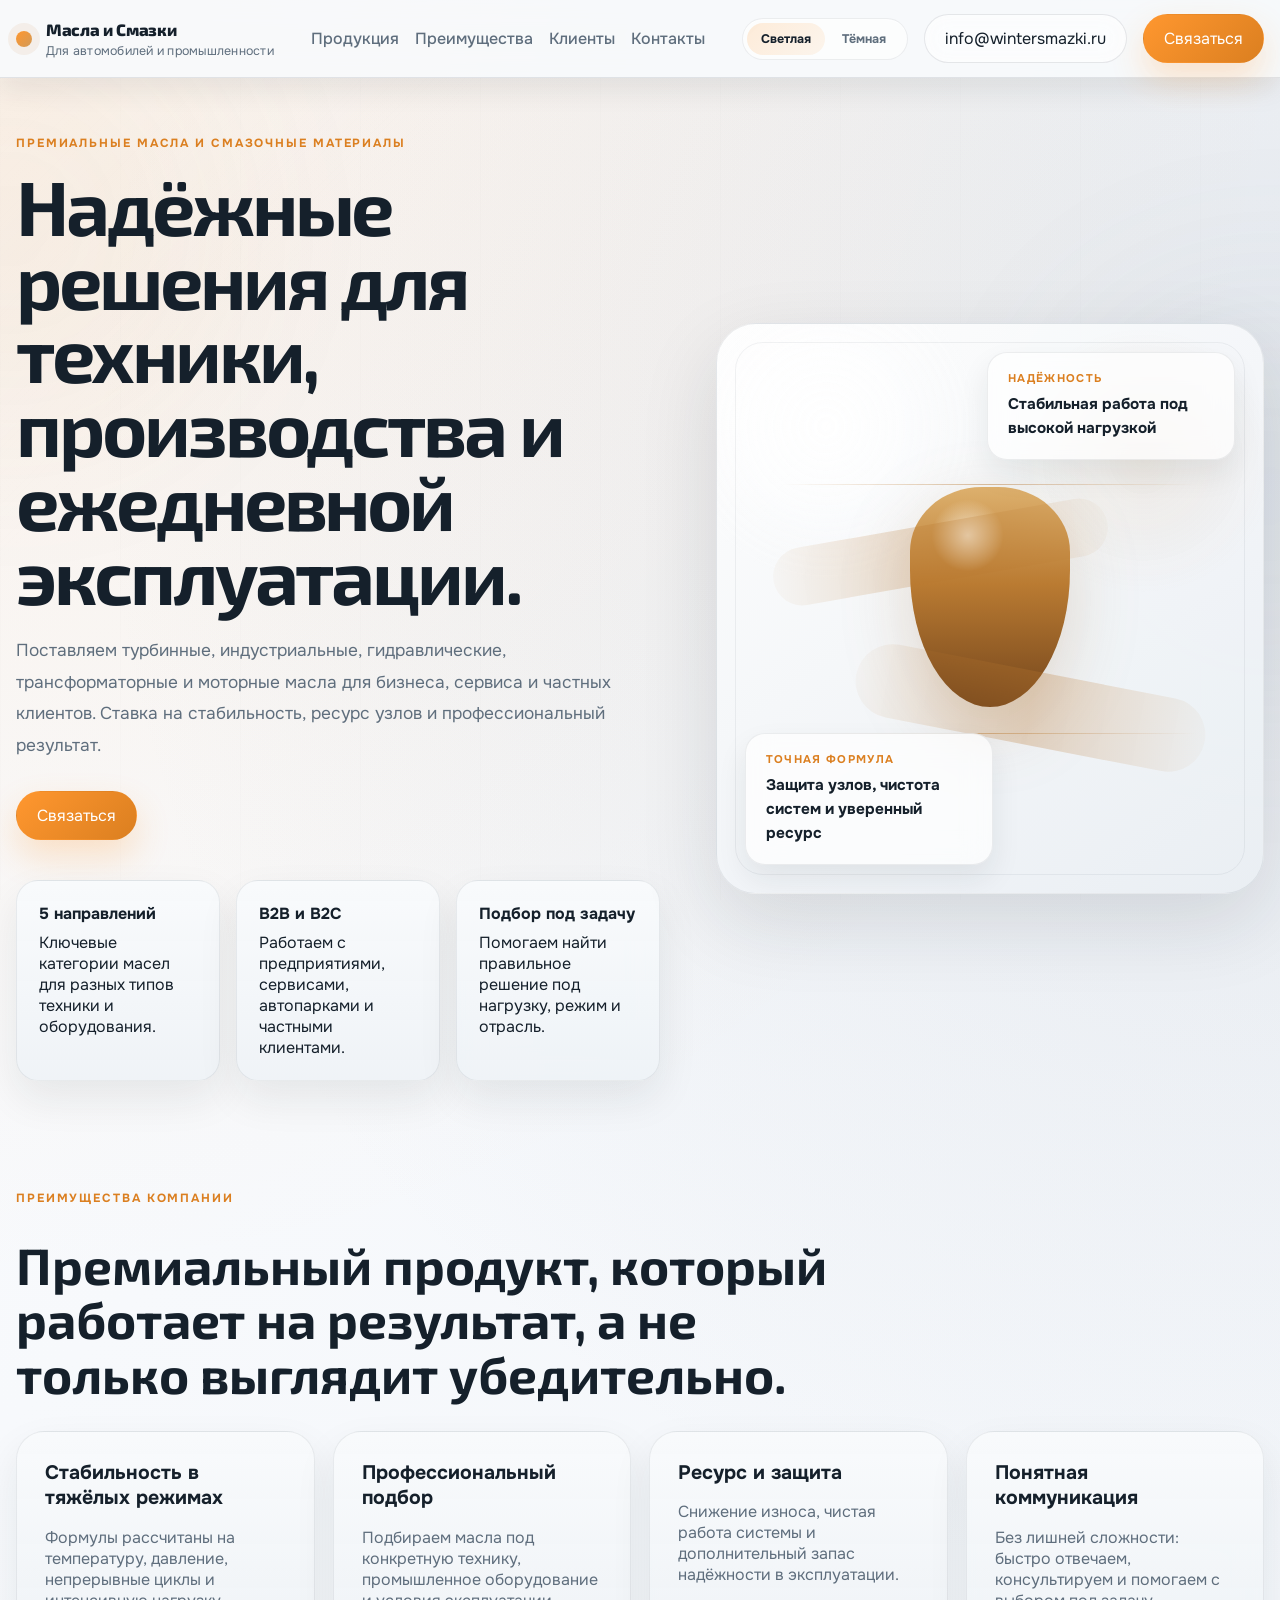
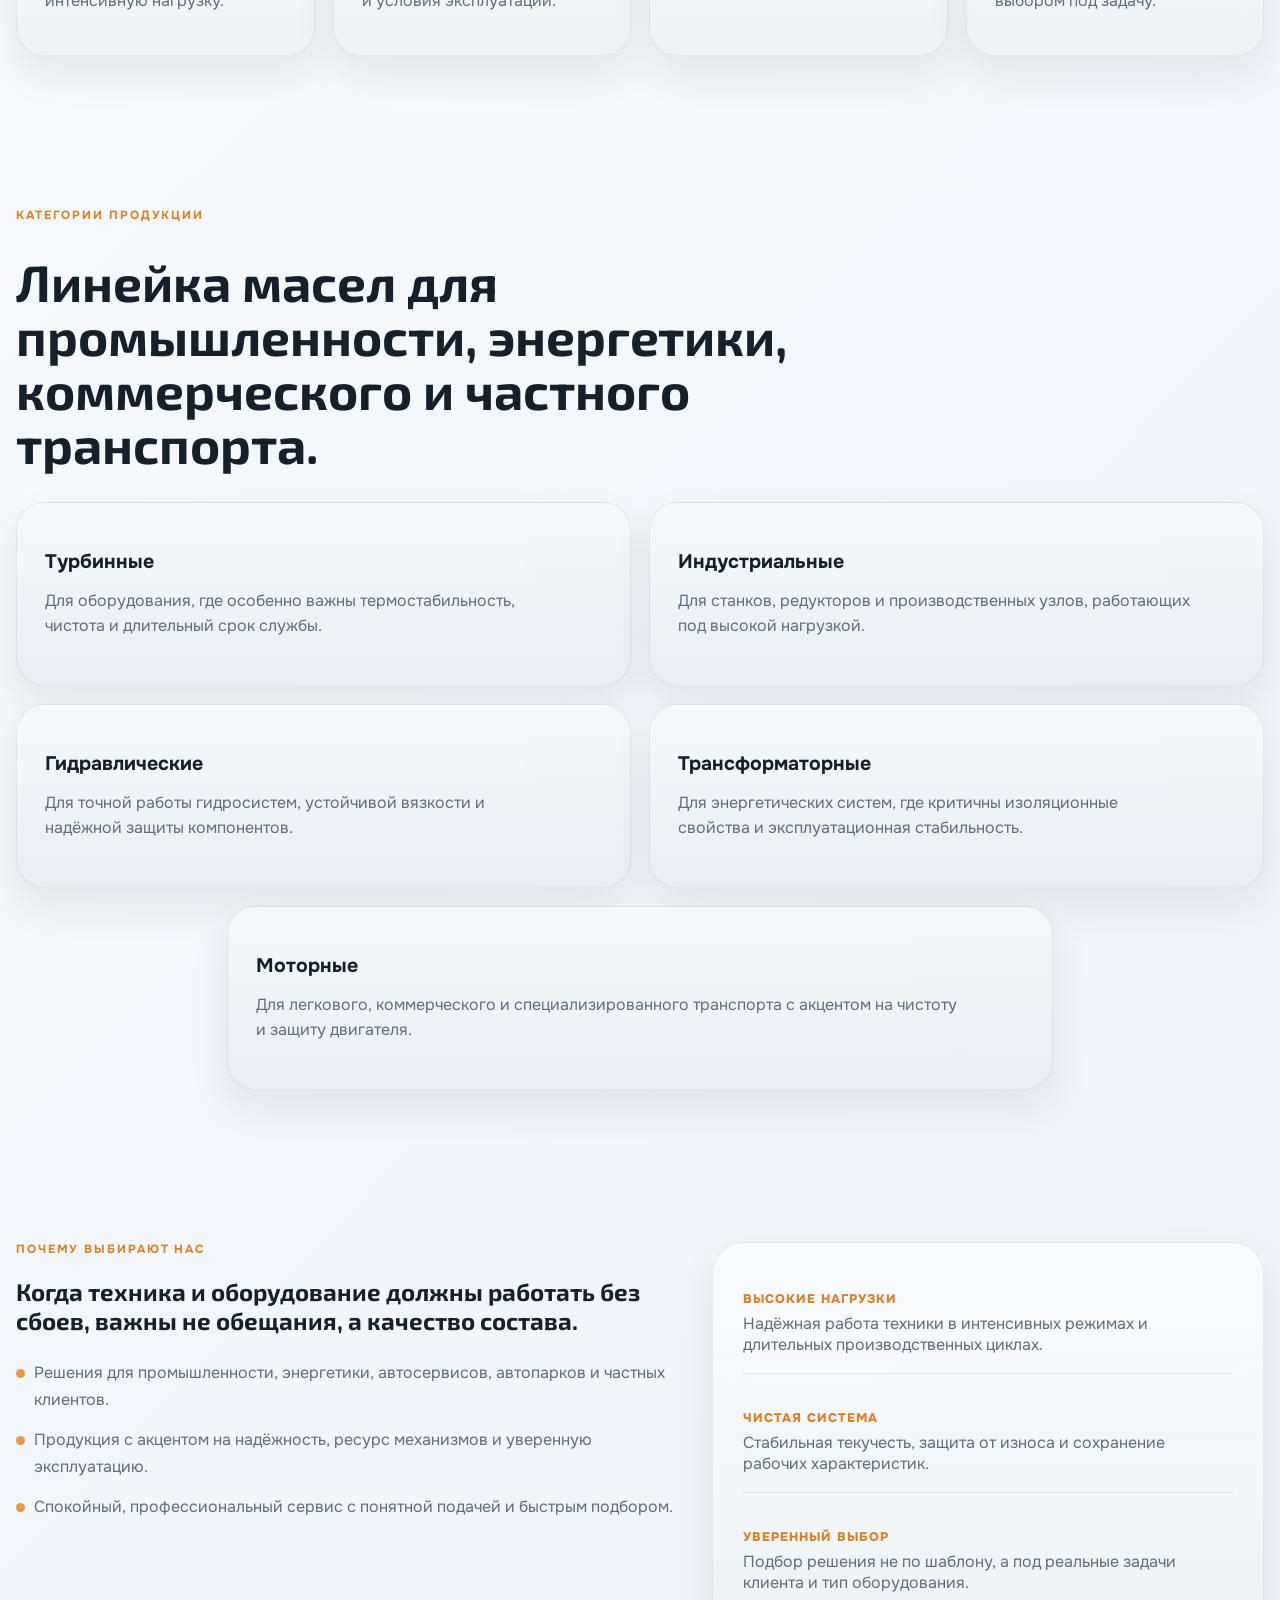
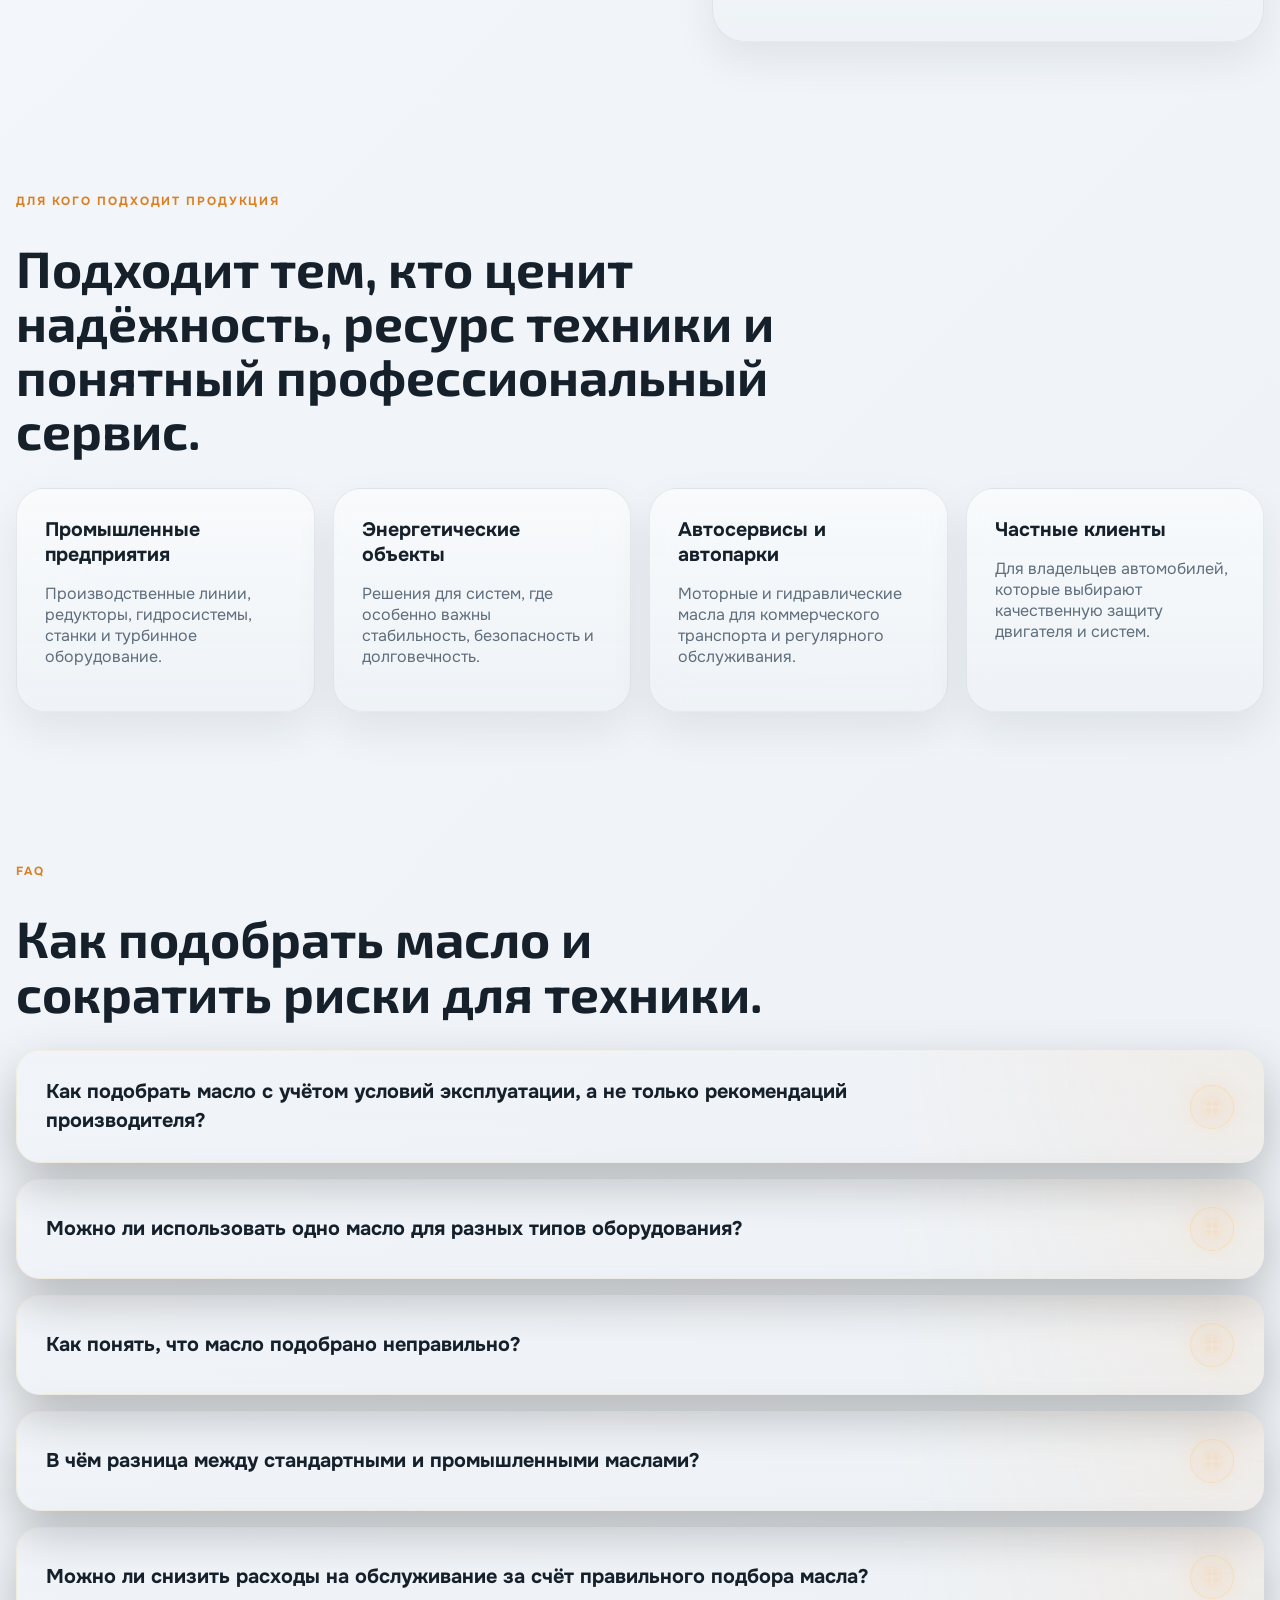
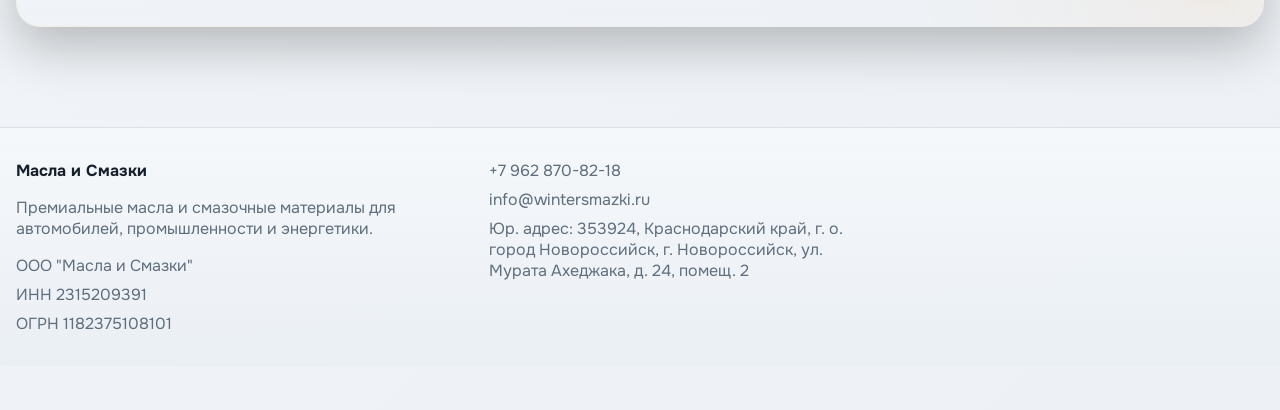
<file: index.html>
﻿<!doctype html>
<html lang="ru">
  <head>
    <meta charset="UTF-8" />
    <meta name="viewport" content="width=device-width, initial-scale=1.0" />
    <title>Масла и Смазки</title>
    <meta
      name="description"
      content="Масла и Смазки: премиальные масла и смазочные материалы для автомобилей, промышленности и энергетики."
    />
    <link rel="preconnect" href="https://fonts.googleapis.com" />
    <link rel="preconnect" href="https://fonts.gstatic.com" crossorigin />
    <link
      href="https://fonts.googleapis.com/css2?family=Exo+2:wght@500;600;700;800&family=Onest:wght@400;500;600;700;800&display=swap"
      rel="stylesheet"
    />
    <link rel="stylesheet" href="./styles.css" />
  </head>
  <body>
    <div class="page-shell">
      <div class="ambient ambient-left"></div>
      <div class="ambient ambient-right"></div>

      <header class="topbar" id="topbar">
        <a href="#hero" class="brand">
          <span class="brand-mark"></span>
          <span>
            <strong>Масла и Смазки</strong>
            <small>Для автомобилей и промышленности</small>
          </span>
        </a>

        <button
          type="button"
          class="mobile-menu-toggle"
          data-menu-toggle
          aria-expanded="false"
          aria-controls="mobile-menu"
          aria-label="Открыть меню"
        >
          <span></span>
          <span></span>
          <span></span>
        </button>

        <nav class="nav">
          <a href="#products">Продукция</a>
          <a href="#advantages">Преимущества</a>
          <a href="#industries">Клиенты</a>
          <a href="./contacts.html">Контакты</a>
        </nav>

        <div class="topbar-actions">
          <button type="button" class="theme-toggle" data-theme-toggle aria-label="Переключить тему">
            <span class="theme-toggle-track">
              <span class="theme-toggle-label theme-toggle-light">Светлая</span>
              <span class="theme-toggle-label theme-toggle-dark">Тёмная</span>
              <span class="theme-toggle-thumb"></span>
            </span>
          </button>
          <a href="mailto:info@wintersmazki.ru" class="button button-ghost">info@wintersmazki.ru</a>
          <a href="./contacts.html" class="button button-primary">Связаться</a>
        </div>

        <div class="mobile-menu" id="mobile-menu" data-mobile-menu>
          <a href="mailto:info@wintersmazki.ru" class="button button-ghost button-block">info@wintersmazki.ru</a>
          <button type="button" class="theme-toggle theme-toggle-mobile" data-theme-toggle aria-label="Переключить тему">
            <span class="theme-toggle-track">
              <span class="theme-toggle-label theme-toggle-light">Светлая</span>
              <span class="theme-toggle-label theme-toggle-dark">Тёмная</span>
              <span class="theme-toggle-thumb"></span>
            </span>
          </button>
        </div>
      </header>

      <main>
        <section class="hero" id="hero">
          <div class="hero-copy reveal">
            <p class="eyebrow">премиальные масла и смазочные материалы</p>
            <h1>Надёжные решения для техники, производства и ежедневной эксплуатации.</h1>
            <p class="hero-text">
              Поставляем турбинные, индустриальные, гидравлические, трансформаторные и
              моторные масла для бизнеса, сервиса и частных клиентов. Ставка на
              стабильность, ресурс узлов и профессиональный результат.
            </p>
            <div class="hero-actions">
              <a href="./contacts.html" class="button button-primary">Связаться</a>
            </div>
            <div class="hero-metrics">
              <article>
                <strong>5 направлений</strong>
                <span>Ключевые категории масел для разных типов техники и оборудования.</span>
              </article>
              <article>
                <strong>B2B и B2C</strong>
                <span>Работаем с предприятиями, сервисами, автопарками и частными клиентами.</span>
              </article>
              <article>
                <strong>Подбор под задачу</strong>
                <span>Помогаем найти правильное решение под нагрузку, режим и отрасль.</span>
              </article>
            </div>
          </div>

          <div class="hero-visual reveal">
            <div class="liquid-showcase parallax-layer" data-speed="0.12">
              <div class="flow-track flow-track-top"></div>
              <div class="flow-track flow-track-bottom"></div>
              <div class="liquid-core">
                <div class="liquid-drop"></div>
                <div class="liquid-wave liquid-wave-a"></div>
                <div class="liquid-wave liquid-wave-b"></div>
              </div>
              <div class="showcase-note note-top">
                <span>Надёжность</span>
                <strong>Стабильная работа под высокой нагрузкой</strong>
              </div>
              <div class="showcase-note note-bottom">
                <span>Точная формула</span>
                <strong>Защита узлов, чистота систем и уверенный ресурс</strong>
              </div>
            </div>
          </div>
        </section>

        <section class="section" id="advantages">
          <div class="section-heading reveal">
            <p class="eyebrow">преимущества компании</p>
            <h2>Премиальный продукт, который работает на результат, а не только выглядит убедительно.</h2>
          </div>

          <div class="feature-grid">
            <article class="feature-card reveal">
              <h3>Стабильность в тяжёлых режимах</h3>
              <p>Формулы рассчитаны на температуру, давление, непрерывные циклы и интенсивную нагрузку.</p>
            </article>
            <article class="feature-card reveal">
              <h3>Профессиональный подбор</h3>
              <p>Подбираем масла под конкретную технику, промышленное оборудование и условия эксплуатации.</p>
            </article>
            <article class="feature-card reveal">
              <h3>Ресурс и защита</h3>
              <p>Снижение износа, чистая работа системы и дополнительный запас надёжности в эксплуатации.</p>
            </article>
            <article class="feature-card reveal">
              <h3>Понятная коммуникация</h3>
              <p>Без лишней сложности: быстро отвечаем, консультируем и помогаем с выбором под задачу.</p>
            </article>
          </div>
        </section>

        <section class="section section-products" id="products">
          <div class="section-heading reveal">
            <p class="eyebrow">категории продукции</p>
            <h2>Линейка масел для промышленности, энергетики, коммерческого и частного транспорта.</h2>
          </div>

          <div class="product-grid">
            <article class="product-card reveal">
              <h3>Турбинные</h3>
              <p>Для оборудования, где особенно важны термостабильность, чистота и длительный срок службы.</p>
            </article>
            <article class="product-card reveal">
              <h3>Индустриальные</h3>
              <p>Для станков, редукторов и производственных узлов, работающих под высокой нагрузкой.</p>
            </article>
            <article class="product-card reveal">
              <h3>Гидравлические</h3>
              <p>Для точной работы гидросистем, устойчивой вязкости и надёжной защиты компонентов.</p>
            </article>
            <article class="product-card reveal">
              <h3>Трансформаторные</h3>
              <p>Для энергетических систем, где критичны изоляционные свойства и эксплуатационная стабильность.</p>
            </article>
            <article class="product-card reveal product-card-wide">
              <h3>Моторные</h3>
              <p>Для легкового, коммерческого и специализированного транспорта с акцентом на чистоту и защиту двигателя.</p>
            </article>
          </div>
        </section>

        <section class="section" id="why-us">
          <div class="why-us">
            <div class="why-copy reveal">
              <p class="eyebrow">почему выбирают нас</p>
              <h2>Когда техника и оборудование должны работать без сбоев, важны не обещания, а качество состава.</h2>
              <ul class="bullet-list">
                <li>Решения для промышленности, энергетики, автосервисов, автопарков и частных клиентов.</li>
                <li>Продукция с акцентом на надёжность, ресурс механизмов и уверенную эксплуатацию.</li>
                <li>Спокойный, профессиональный сервис с понятной подачей и быстрым подбором.</li>
              </ul>
            </div>

            <div class="stats-panel reveal">
              <article>
                <strong>Высокие нагрузки</strong>
                <span>Надёжная работа техники в интенсивных режимах и длительных производственных циклах.</span>
              </article>
              <article>
                <strong>Чистая система</strong>
                <span>Стабильная текучесть, защита от износа и сохранение рабочих характеристик.</span>
              </article>
              <article>
                <strong>Уверенный выбор</strong>
                <span>Подбор решения не по шаблону, а под реальные задачи клиента и тип оборудования.</span>
              </article>
            </div>
          </div>
        </section>

        <section class="section" id="industries">
          <div class="section-heading reveal">
            <p class="eyebrow">для кого подходит продукция</p>
            <h2>Подходит тем, кто ценит надёжность, ресурс техники и понятный профессиональный сервис.</h2>
          </div>

          <div class="audience-grid">
            <article class="audience-card reveal">
              <h3>Промышленные предприятия</h3>
              <p>Производственные линии, редукторы, гидросистемы, станки и турбинное оборудование.</p>
            </article>
            <article class="audience-card reveal">
              <h3>Энергетические объекты</h3>
              <p>Решения для систем, где особенно важны стабильность, безопасность и долговечность.</p>
            </article>
            <article class="audience-card reveal">
              <h3>Автосервисы и автопарки</h3>
              <p>Моторные и гидравлические масла для коммерческого транспорта и регулярного обслуживания.</p>
            </article>
            <article class="audience-card reveal">
              <h3>Частные клиенты</h3>
              <p>Для владельцев автомобилей, которые выбирают качественную защиту двигателя и систем.</p>
            </article>
          </div>
        </section>

        <section class="section faq-section" id="faq">
          <div class="section-heading reveal">
            <p class="eyebrow">FAQ</p>
            <h2>Как подобрать масло и сократить риски для техники.</h2>
          </div>

          <div class="faq-list reveal" data-accordion>
            <article class="faq-item">
              <button class="faq-trigger" type="button" aria-expanded="false">
                <span class="faq-question">Как подобрать масло с учётом условий эксплуатации, а не только рекомендаций производителя?</span>
                <span class="faq-icon" aria-hidden="true"></span>
              </button>
              <div class="faq-answer-wrap">
                <div class="faq-answer">
                  <p>Мы учитываем не только допуски, но и реальные условия работы: нагрузки, температуру, режимы, износ оборудования. Это позволяет подобрать масло, которое реально увеличивает ресурс техники, а не просто соответствует инструкции.</p>
                </div>
              </div>
            </article>

            <article class="faq-item">
              <button class="faq-trigger" type="button" aria-expanded="false">
                <span class="faq-question">Можно ли использовать одно масло для разных типов оборудования?</span>
                <span class="faq-icon" aria-hidden="true"></span>
              </button>
              <div class="faq-answer-wrap">
                <div class="faq-answer">
                  <p>В некоторых случаях да, но это требует грамотного подбора. Мы помогаем оптимизировать парк масел без риска для оборудования, чтобы упростить обслуживание и снизить затраты.</p>
                </div>
              </div>
            </article>

            <article class="faq-item">
              <button class="faq-trigger" type="button" aria-expanded="false">
                <span class="faq-question">Как понять, что масло подобрано неправильно?</span>
                <span class="faq-icon" aria-hidden="true"></span>
              </button>
              <div class="faq-answer-wrap">
                <div class="faq-answer">
                  <p>Основные признаки: перегрев, повышенный износ, нестабильная работа и слишком частая замена. Мы помогаем выявить такие случаи и подобрать более эффективное решение.</p>
                </div>
              </div>
            </article>

            <article class="faq-item">
              <button class="faq-trigger" type="button" aria-expanded="false">
                <span class="faq-question">В чём разница между стандартными и промышленными маслами?</span>
                <span class="faq-icon" aria-hidden="true"></span>
              </button>
              <div class="faq-answer-wrap">
                <div class="faq-answer">
                  <p>Промышленные масла рассчитаны на более высокие нагрузки, длительную работу и стабильность характеристик. Они защищают оборудование в условиях, где обычные масла быстрее теряют свои свойства.</p>
                </div>
              </div>
            </article>

            <article class="faq-item">
              <button class="faq-trigger" type="button" aria-expanded="false">
                <span class="faq-question">Можно ли снизить расходы на обслуживание за счёт правильного подбора масла?</span>
                <span class="faq-icon" aria-hidden="true"></span>
              </button>
              <div class="faq-answer-wrap">
                <div class="faq-answer">
                  <p>Да. Правильно подобранное масло снижает износ, увеличивает интервалы замены и уменьшает риск поломок, что напрямую влияет на эксплуатационные затраты.</p>
                </div>
              </div>
            </article>
          </div>
        </section>

      </main>

      <footer class="footer">
        <div>
          <strong>Масла и Смазки</strong>
          <p>Премиальные масла и смазочные материалы для автомобилей, промышленности и энергетики.</p>
          <span>ООО "Масла и Смазки"</span>
          <span> ИНН    2315209391
          </span>
          <span>ОГРН 1182375108101</span>
        </div>
        <div>
          <a href="tel:+79628708218">+7 962 870-82-18</a>
          <a href="mailto:info@wintersmazki.ru">info@wintersmazki.ru</a>
          <span>Юр. адрес: 353924, Краснодарский край, г. о. город Новороссийск, г. Новороссийск, ул. Мурата Ахеджака, д. 24, помещ. 2</span>
        </div>
      </footer>
    </div>

    <script src="./script.js"></script>
  </body>
</html>
</file>
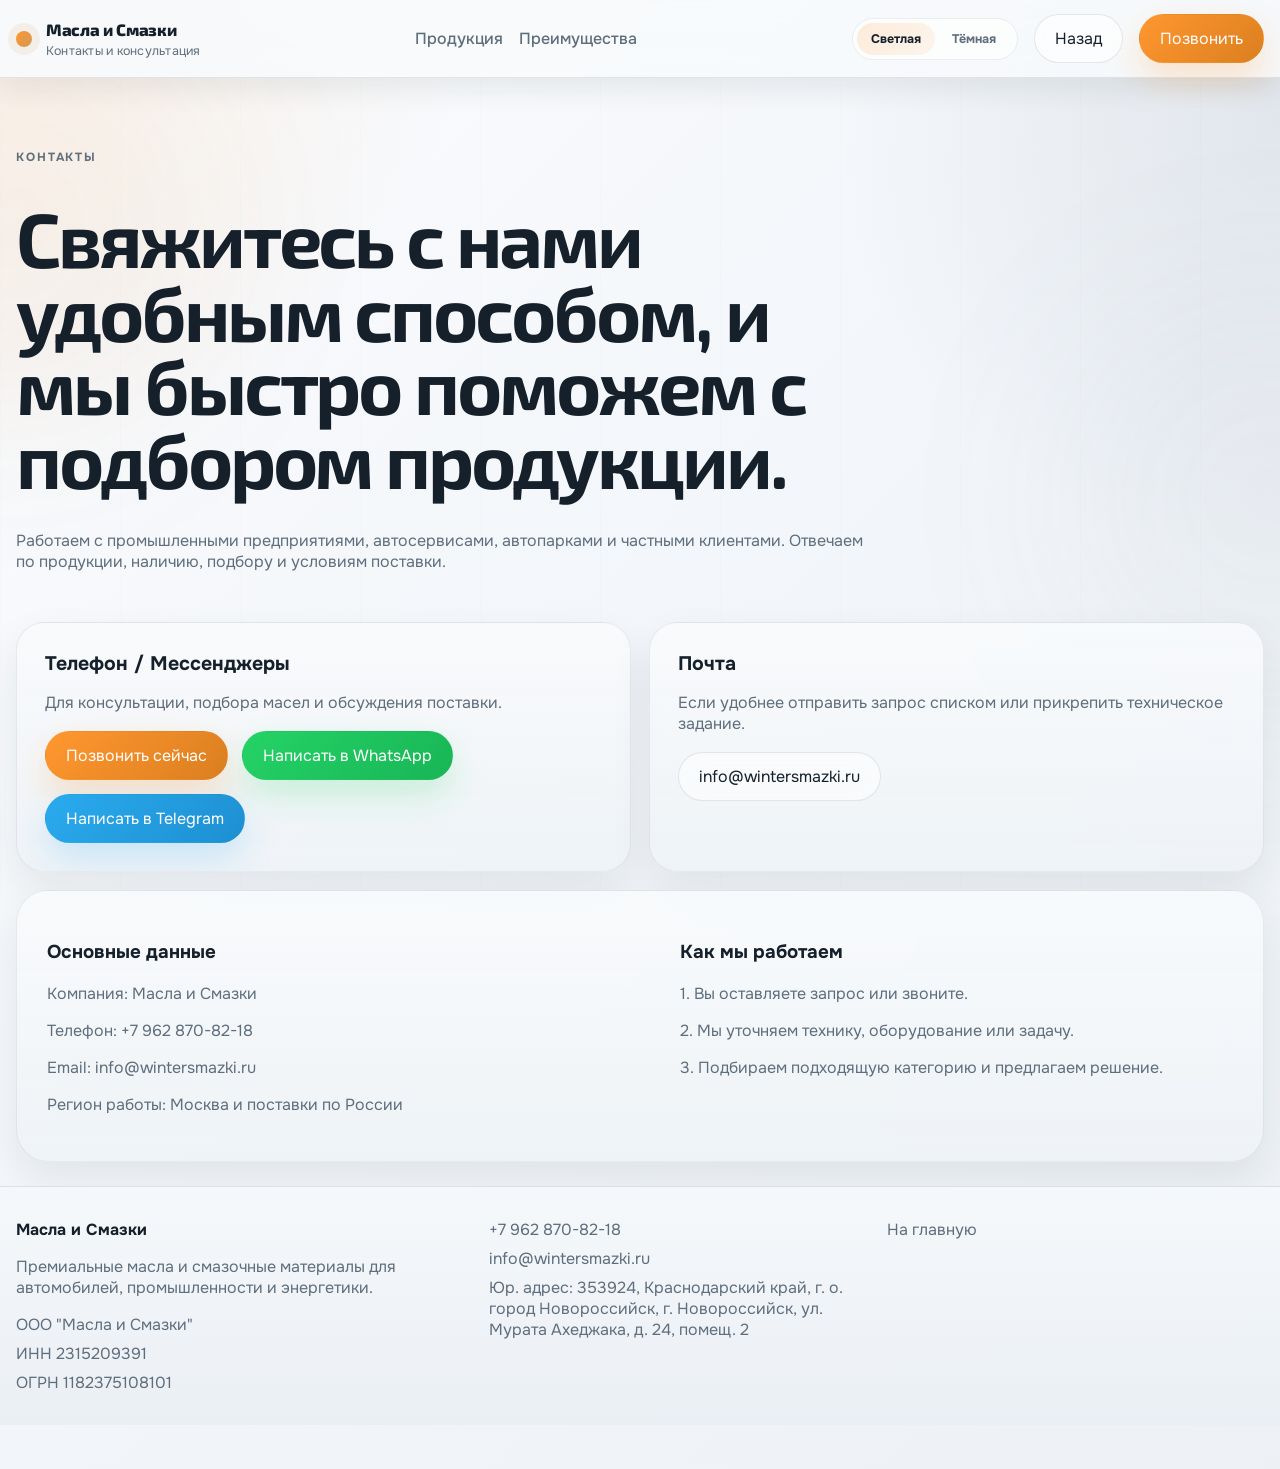
<file: contacts.html>
﻿<!doctype html>
<html lang="ru">
  <head>
    <meta charset="UTF-8" />
    <meta name="viewport" content="width=device-width, initial-scale=1.0" />
    <title>Контакты | Масла и Смазки</title>
    <meta
      name="description"
      content="Контакты компании Масла и Смазки. Свяжитесь с нами по телефону, почте или оставьте заявку."
    />
    <link rel="preconnect" href="https://fonts.googleapis.com" />
    <link rel="preconnect" href="https://fonts.gstatic.com" crossorigin />
    <link
      href="https://fonts.googleapis.com/css2?family=Exo+2:wght@500;600;700;800&family=Onest:wght@400;500;600;700;800&display=swap"
      rel="stylesheet"
    />
    <link rel="stylesheet" href="./styles.css" />
  </head>
  <body>
    <div class="page-shell">
      <div class="ambient ambient-left"></div>
      <div class="ambient ambient-right"></div>

      <header class="topbar" id="topbar">
        <a href="./index.html#hero" class="brand">
          <span class="brand-mark"></span>
          <span>
            <strong>Масла и Смазки</strong>
            <small>Контакты и консультация</small>
          </span>
        </a>

        <button
          type="button"
          class="mobile-menu-toggle"
          data-menu-toggle
          aria-expanded="false"
          aria-controls="mobile-menu"
          aria-label="Открыть меню"
        >
          <span></span>
          <span></span>
          <span></span>
        </button>

        <nav class="nav">
          <a href="./index.html#products">Продукция</a>
          <a href="./index.html#advantages">Преимущества</a>
        </nav>

        <div class="topbar-actions">
          <button type="button" class="theme-toggle" data-theme-toggle aria-label="Переключить тему">
            <span class="theme-toggle-track">
              <span class="theme-toggle-label theme-toggle-light">Светлая</span>
              <span class="theme-toggle-label theme-toggle-dark">Тёмная</span>
              <span class="theme-toggle-thumb"></span>
            </span>
          </button>
          <a href="./index.html" class="button button-secondary">Назад</a>
          <a href="tel:+79628708218" class="button button-primary">Позвонить</a>
        </div>

        <div class="mobile-menu" id="mobile-menu" data-mobile-menu>
          <a href="mailto:info@wintersmazki.ru" class="button button-ghost button-block">info@wintersmazki.ru</a>
          <button type="button" class="theme-toggle theme-toggle-mobile" data-theme-toggle aria-label="Переключить тему">
            <span class="theme-toggle-track">
              <span class="theme-toggle-label theme-toggle-light">Светлая</span>
              <span class="theme-toggle-label theme-toggle-dark">Тёмная</span>
              <span class="theme-toggle-thumb"></span>
            </span>
          </button>
        </div>
      </header>

      <main>
        <section class="contacts-hero reveal">
          <p class="eyebrow">контакты</p>
          <h1>Свяжитесь с нами удобным способом, и мы быстро поможем с подбором продукции.</h1>
          <p>
            Работаем с промышленными предприятиями, автосервисами, автопарками и частными клиентами.
            Отвечаем по продукции, наличию, подбору и условиям поставки.
          </p>
        </section>

        <section class="contacts-grid">
          <article class="contact-card reveal">
            <h3>Телефон / Мессенджеры </h3>
            <p>Для консультации, подбора масел и обсуждения поставки.</p>
            <div class="contact-actions">
              <a href="tel:+79628708218" class="button button-primary">Позвонить сейчас</a>
              <a href="https://wa.me/79628708218" class="button button-whatsapp">Написать в WhatsApp</a>
              <a href="https://t.me/username" class="button button-telegram">Написать в Telegram</a>
            </div>
          </article>

          <article class="contact-card reveal">
            <h3>Почта</h3>
            <p>Если удобнее отправить запрос списком или прикрепить техническое задание.</p>
            <div class="contact-actions">
              <a href="mailto:info@wintersmazki.ru" class="button button-secondary">info@wintersmazki.ru</a>
            </div>
          </article>
        </section>

        <section class="contact-panel reveal">
          <div>
            <h3>Основные данные</h3>
            <p>Компания: Масла и Смазки</p>
            <p>Телефон: +7 962 870-82-18</p>
            <p>Email: info@wintersmazki.ru</p>
            <p>Регион работы: Москва и поставки по России</p>
          </div>

          <div>
            <h3>Как мы работаем</h3>
            <p>1. Вы оставляете запрос или звоните.</p>
            <p>2. Мы уточняем технику, оборудование или задачу.</p>
            <p>3. Подбираем подходящую категорию и предлагаем решение.</p>
          </div>
        </section>
      </main>

      <footer class="footer">
        <div>
          <strong>Масла и Смазки</strong>
          <p>Премиальные масла и смазочные материалы для автомобилей, промышленности и энергетики.</p>
          <span>ООО "Масла и Смазки"</span>
          <span>ИНН 2315209391 </span>
          <span>ОГРН 1182375108101</span>
        </div>
        <div>
          <a href="tel:+79628708218">+7 962 870-82-18</a>
          <a href="mailto:info@wintersmazki.ru">info@wintersmazki.ru</a>
          <span>Юр. адрес: 353924, Краснодарский край, г. о. город Новороссийск, г. Новороссийск, ул. Мурата Ахеджака, д. 24, помещ. 2</span>
        </div>
        <div>
          <a href="./index.html">На главную</a>
        </div>
      </footer>
    </div>

    <script src="./script.js"></script>
  </body>
</html>
</file>
<file: styles.css>
:root {
  --bg: #eef1f5;
  --bg-soft: #f7f9fb;
  --surface: rgba(255, 255, 255, 0.74);
  --surface-strong: rgba(255, 255, 255, 0.88);
  --surface-solid: #ffffff;
  --line: rgba(25, 37, 51, 0.1);
  --line-strong: rgba(25, 37, 51, 0.18);
  --text: #15202b;
  --muted: #5f6e7d;
  --accent: #ff972f;
  --accent-strong: #db7f20;
  --accent-soft: rgba(185, 120, 47, 0.12);
  --steel: #8e99a5;
  --shadow: 0 28px 80px rgba(21, 32, 43, 0.12);
  --shadow-soft: 0 18px 40px rgba(21, 32, 43, 0.08);
  --radius: 28px;
}

body.dark-theme {
  --bg: #0f1318;
  --bg-soft: #151a20;
  --surface: rgba(24, 29, 36, 0.82);
  --surface-strong: rgba(26, 31, 38, 0.92);
  --surface-solid: #171c22;
  --line: rgba(255, 255, 255, 0.08);
  --line-strong: rgba(255, 151, 47, 0.22);
  --text: #edf2f7;
  --muted: #9ba7b4;
  --accent: #ff972f;
  --accent-strong: #db7f20;
  --accent-soft: rgba(255, 151, 47, 0.14);
  --steel: #6b7785;
  --shadow: 0 28px 80px rgba(0, 0, 0, 0.38);
  --shadow-soft: 0 18px 40px rgba(0, 0, 0, 0.22);
}

* {
  box-sizing: border-box;
}

html {
  scroll-behavior: smooth;
}

body {
  margin: 0;
  min-width: 320px;
  color: var(--text);
  background:
    radial-gradient(circle at 0% 0%, rgba(255, 151, 47, 0.1), transparent 24%),
    radial-gradient(circle at 100% 8%, rgba(123, 138, 156, 0.14), transparent 24%),
    linear-gradient(135deg, #fbfcfe 0%, #f3f6fa 44%, #edf1f5 100%);
  font-family: "Onest", sans-serif;
  transition:
    background 0.35s ease,
    color 0.35s ease;
}

body.dark-theme {
  background:
    radial-gradient(circle at 0% 0%, rgba(255, 151, 47, 0.12), transparent 22%),
    radial-gradient(circle at 100% 12%, rgba(92, 107, 123, 0.16), transparent 24%),
    linear-gradient(180deg, #0c1015 0%, #131820 50%, #0f1318 100%);
}

body::before {
  content: "";
  position: fixed;
  inset: 0;
  pointer-events: none;
  background:
    linear-gradient(135deg, rgba(255, 255, 255, 0.52), transparent 26%),
    repeating-linear-gradient(
      90deg,
      rgba(25, 37, 51, 0.016) 0,
      rgba(25, 37, 51, 0.016) 1px,
      transparent 1px,
      transparent 120px
    );
  opacity: 0.55;
}

body.dark-theme::before {
  background:
    linear-gradient(135deg, rgba(255, 255, 255, 0.025), transparent 26%),
    repeating-linear-gradient(
      90deg,
      rgba(255, 255, 255, 0.012) 0,
      rgba(255, 255, 255, 0.012) 1px,
      transparent 1px,
      transparent 120px
    );
  opacity: 0.4;
}

a {
  color: inherit;
  text-decoration: none;
}

button,
input,
select {
  font: inherit;
}

.page-shell {
  width: min(1280px, calc(100% - 32px));
  margin: 0 auto;
  padding-bottom: 44px;
  position: relative;
}

.ambient {
  position: fixed;
  width: 380px;
  height: 380px;
  border-radius: 50%;
  filter: blur(120px);
  pointer-events: none;
  opacity: 0.48;
  z-index: 0;
}

.ambient-left {
  top: 4%;
  left: -180px;
  background: rgba(185, 120, 47, 0.16);
}

.ambient-right {
  top: 34%;
  right: -180px;
  background: rgba(124, 138, 153, 0.18);
}

body.dark-theme .ambient-left {
  background: rgba(255, 151, 47, 0.16);
}

body.dark-theme .ambient-right {
  background: rgba(89, 103, 120, 0.18);
}

.topbar,
.hero,
.section,
.footer {
  position: relative;
  z-index: 1;
}

.topbar {
  position: sticky;
  top: 0;
  z-index: 1000;
  display: flex;
  align-items: center;
  justify-content: space-between;
  gap: 18px;
  width: 100vw;
  margin-top: 0;
  margin-left: calc(50% - 50vw);
  padding: 14px max(16px, calc((100vw - 1280px) / 2 + 16px));
  border-radius: 0;
  background: rgba(248, 250, 252, 0.9);
  border: 1px solid rgba(25, 37, 51, 0.1);
  border-left: 0;
  border-right: 0;
  border-top: 0;
  backdrop-filter: blur(12px) saturate(120%);
  -webkit-backdrop-filter: blur(12px) saturate(120%);
  box-shadow: 0 12px 28px rgba(21, 32, 43, 0.08);
  transition:
    background 0.3s ease,
    box-shadow 0.3s ease,
    border-color 0.3s ease;
}

.topbar.is-scrolled {
  background: rgba(244, 247, 250, 0.96);
  border-color: rgba(25, 37, 51, 0.14);
  box-shadow: 0 18px 38px rgba(21, 32, 43, 0.12);
}

body.dark-theme .topbar {
  background: rgba(16, 20, 25, 0.88);
  border-color: rgba(255, 255, 255, 0.08);
  box-shadow: 0 12px 28px rgba(0, 0, 0, 0.22);
}

body.dark-theme .topbar.is-scrolled {
  background: rgba(13, 17, 22, 0.96);
  border-color: rgba(255, 151, 47, 0.14);
  box-shadow: 0 18px 38px rgba(0, 0, 0, 0.3);
}

.brand {
  display: inline-flex;
  align-items: center;
  gap: 14px;
}

.brand strong,
.hero h1,
.section-heading h2,
.why-copy h2,
.cta-copy h2,
.contacts-hero h1 {
  font-family: "Exo 2", sans-serif;
}

.brand span {
  display: grid;
  gap: 4px;
}

.brand strong {
  font-size: 1.04rem;
  font-weight: 800;
  letter-spacing: -0.02em;
}

.brand small {
  color: var(--muted);
  letter-spacing: 0.02em;
  font-size: 0.78rem;
}

.brand-mark {
  width: 16px;
  height: 16px;
  border-radius: 50%;
  background: linear-gradient(135deg, var(--accent), #d29a58);
  box-shadow: 0 0 0 8px rgba(185, 120, 47, 0.08);
}

.nav,
.topbar-actions {
  display: inline-flex;
  align-items: center;
  gap: 16px;
}

.mobile-menu-toggle,
.mobile-menu {
  display: none;
}

.mobile-menu-toggle {
  border: 1px solid var(--line);
  width: 52px;
  height: 52px;
  padding: 0;
  border-radius: 16px;
  background: rgba(255, 255, 255, 0.56);
  backdrop-filter: blur(12px);
  align-items: center;
  justify-content: center;
  flex-direction: column;
  gap: 5px;
  cursor: pointer;
  transition:
    background 0.3s ease,
    border-color 0.3s ease,
    box-shadow 0.3s ease,
    transform 0.3s ease;
}

.mobile-menu-toggle span {
  width: 20px;
  height: 2px;
  border-radius: 999px;
  background: var(--text);
  transition:
    transform 0.3s ease,
    opacity 0.3s ease;
}

.mobile-menu-toggle:hover {
  transform: translateY(-1px);
  border-color: var(--line-strong);
  box-shadow: var(--shadow-soft);
}

.mobile-menu-toggle.is-active span:nth-child(1) {
  transform: translateY(7px) rotate(45deg);
}

.mobile-menu-toggle.is-active span:nth-child(2) {
  opacity: 0;
}

.mobile-menu-toggle.is-active span:nth-child(3) {
  transform: translateY(-7px) rotate(-45deg);
}

body.dark-theme .mobile-menu-toggle {
  background: rgba(255, 255, 255, 0.04);
  color: var(--text);
}

.nav a {
  color: var(--muted);
  font-weight: 500;
  transition: color 0.25s ease;
}

.nav a:hover {
  color: var(--text);
}

.theme-toggle {
  border: 0;
  background: transparent;
  padding: 0;
  cursor: pointer;
}

.theme-toggle-track {
  position: relative;
  display: inline-grid;
  grid-template-columns: 1fr 1fr;
  min-width: 146px;
  padding: 4px;
  border-radius: 999px;
  background: rgba(255, 255, 255, 0.62);
  border: 1px solid rgba(25, 37, 51, 0.08);
  box-shadow: inset 0 1px 0 rgba(255, 255, 255, 0.44);
}

.theme-toggle-label {
  position: relative;
  z-index: 1;
  padding: 8px 14px;
  text-align: center;
  font-size: 0.78rem;
  font-weight: 700;
  color: var(--muted);
}

.theme-toggle-thumb {
  position: absolute;
  top: 4px;
  left: 4px;
  width: calc(50% - 4px);
  height: calc(100% - 8px);
  border-radius: 999px;
  background: linear-gradient(135deg, rgba(255, 151, 47, 0.18), rgba(255, 151, 47, 0.08));
  transition:
    transform 0.3s ease,
    background 0.3s ease;
}

body:not(.dark-theme) .theme-toggle-light,
body.dark-theme .theme-toggle-dark {
  color: var(--text);
}

body.dark-theme .theme-toggle-track {
  background: rgba(255, 255, 255, 0.04);
  border-color: rgba(255, 255, 255, 0.08);
  box-shadow: inset 0 1px 0 rgba(255, 255, 255, 0.03);
}

body.dark-theme .theme-toggle-label {
  color: #bac5cf;
}

body.dark-theme .theme-toggle-thumb {
  transform: translateX(100%);
  background: linear-gradient(135deg, var(--accent), var(--accent-strong));
}

.button {
  border: 1px solid var(--line);
  padding: 13px 20px;
  border-radius: 999px;
  display: inline-flex;
  align-items: center;
  justify-content: center;
  gap: 10px;
  transition:
    transform 0.3s ease,
    background 0.3s ease,
    border-color 0.3s ease,
    box-shadow 0.3s ease,
    color 0.3s ease;
}

.button:hover {
  transform: translateY(-2px);
}

.button-primary {
  color: #fff;
  background: linear-gradient(135deg, var(--accent), var(--accent-strong));
  border-color: transparent;
  box-shadow: 0 16px 34px rgba(255, 151, 47, 0.24);
}

.button-secondary,
.button-ghost {
  background: rgba(255, 255, 255, 0.56);
  backdrop-filter: blur(12px);
}

.button-secondary:hover,
.button-ghost:hover {
  border-color: var(--line-strong);
  box-shadow: var(--shadow-soft);
}

body.dark-theme .button-secondary,
body.dark-theme .button-ghost {
  background: rgba(255, 255, 255, 0.04);
  color: var(--text);
}

.button-block {
  width: 100%;
}

.hero {
  min-height: calc(100vh - 116px);
  display: grid;
  grid-template-columns: 1.08fr 0.92fr;
  align-items: center;
  gap: 56px;
  padding: 58px 0 34px;
}

.eyebrow {
  margin: 0 0 18px;
  color: var(--accent-strong);
  text-transform: uppercase;
  letter-spacing: 0.16em;
  font-size: 0.74rem;
  font-weight: 700;
}

.hero h1,
.contacts-hero h1 {
  margin: 0;
  font-size: clamp(3rem, 6vw, 5.8rem);
  line-height: 0.96;
  letter-spacing: -0.04em;
  max-width: 820px;
}

.hero-text,
.section-heading p:last-child,
.feature-card p,
.product-card p,
.why-copy li,
.stats-panel span,
.audience-card p,
.cta-copy p,
.lead-form span,
.footer p,
.footer span,
.contacts-hero p,
.contact-card p,
.contact-panel p {
  color: var(--muted);
}

.hero-text {
  max-width: 640px;
  font-size: 1.08rem;
  line-height: 1.82;
  margin: 24px 0 0;
}

.hero-actions {
  display: flex;
  flex-wrap: wrap;
  gap: 14px;
  margin-top: 30px;
}

.hero-metrics {
  margin-top: 40px;
  display: grid;
  grid-template-columns: repeat(3, minmax(0, 1fr));
  gap: 16px;
}

.hero-metrics article,
.feature-card,
.product-card,
.stats-panel,
.audience-card,
.cta-panel,
.lead-form label,
.contact-card,
.contact-panel {
  background: linear-gradient(180deg, rgba(248, 250, 252, 0.94), rgba(238, 242, 246, 0.92));
  border: 1px solid rgba(25, 37, 51, 0.08);
  backdrop-filter: blur(14px);
  box-shadow: var(--shadow-soft);
}

body.dark-theme .hero-metrics article,
body.dark-theme .feature-card,
body.dark-theme .product-card,
body.dark-theme .stats-panel,
body.dark-theme .audience-card,
body.dark-theme .contact-card,
body.dark-theme .contact-panel {
  background: linear-gradient(180deg, rgba(23, 28, 34, 0.94), rgba(17, 21, 27, 0.92));
  border-color: rgba(255, 255, 255, 0.08);
}

.hero-metrics article {
  border-radius: 22px;
  padding: 22px;
}

.hero-metrics strong {
  display: block;
  font-size: 1rem;
  margin-bottom: 8px;
}

.hero-visual {
  display: flex;
  justify-content: center;
}

.liquid-showcase {
  position: relative;
  width: min(100%, 560px);
  aspect-ratio: 1 / 1.04;
  border-radius: 40px;
  overflow: hidden;
  background:
    radial-gradient(circle at 20% 18%, rgba(255, 255, 255, 0.88), transparent 24%),
    radial-gradient(circle at 78% 24%, rgba(185, 120, 47, 0.1), transparent 22%),
    linear-gradient(145deg, rgba(255, 255, 255, 0.92), rgba(233, 238, 243, 0.92));
  border: 1px solid rgba(25, 37, 51, 0.08);
  box-shadow: var(--shadow);
}

body.dark-theme .liquid-showcase {
  background:
    radial-gradient(circle at 20% 18%, rgba(255, 255, 255, 0.06), transparent 24%),
    radial-gradient(circle at 78% 24%, rgba(255, 151, 47, 0.12), transparent 22%),
    linear-gradient(145deg, rgba(22, 27, 33, 0.96), rgba(13, 17, 22, 0.96));
  border-color: rgba(255, 255, 255, 0.08);
}

body.dark-theme .liquid-showcase::before {
  border-color: rgba(255, 255, 255, 0.05);
}

.liquid-showcase::before {
  content: "";
  position: absolute;
  inset: 18px;
  border-radius: 28px;
  border: 1px solid rgba(25, 37, 51, 0.06);
}

.flow-track,
.liquid-core,
.liquid-drop,
.liquid-wave,
.showcase-note {
  position: absolute;
}

.flow-track {
  height: 1px;
  left: 12%;
  right: 12%;
  background: linear-gradient(90deg, transparent, rgba(185, 120, 47, 0.45), transparent);
}

.flow-track-top {
  top: 28%;
}

.flow-track-bottom {
  bottom: 28%;
}

.liquid-core {
  inset: 0;
}

.liquid-drop {
  left: 50%;
  top: 48%;
  width: 160px;
  height: 220px;
  transform: translate(-50%, -50%);
  border-radius: 52% 52% 58% 58% / 34% 34% 72% 72%;
  background:
    radial-gradient(circle at 36% 22%, rgba(255, 250, 240, 0.72), transparent 18%),
    linear-gradient(180deg, #ddb06d 0%, #ba7b32 44%, #73451c 100%);
  filter: drop-shadow(0 22px 34px rgba(147, 91, 32, 0.2));
  animation:
    float 6s ease-in-out infinite,
    pulse 4.5s ease-in-out infinite;
}

.liquid-wave {
  border-radius: 999px;
  background: linear-gradient(
    90deg,
    rgba(185, 120, 47, 0.03),
    rgba(185, 120, 47, 0.28),
    rgba(185, 120, 47, 0.03)
  );
}

.liquid-wave-a {
  left: 10%;
  right: 28%;
  top: 35%;
  height: 58px;
  transform: rotate(-10deg);
  animation: waveShiftA 7s ease-in-out infinite;
}

.liquid-wave-b {
  left: 25%;
  right: 10%;
  bottom: 26%;
  height: 74px;
  transform: rotate(11deg);
  animation: waveShiftB 8s ease-in-out infinite;
}

.showcase-note {
  width: min(248px, calc(100% - 60px));
  padding: 18px 20px;
  border-radius: 20px;
  background: rgba(255, 255, 255, 0.7);
  border: 1px solid rgba(25, 37, 51, 0.08);
  backdrop-filter: blur(14px);
  box-shadow: 0 14px 30px rgba(21, 32, 43, 0.08);
}

body.dark-theme .showcase-note {
  background: rgba(17, 21, 27, 0.84);
  border-color: rgba(255, 255, 255, 0.08);
  box-shadow: 0 14px 30px rgba(0, 0, 0, 0.18);
}

.note-top {
  top: 28px;
  right: 28px;
}

.note-bottom {
  left: 28px;
  bottom: 28px;
}

.showcase-note span {
  display: block;
  color: var(--accent-strong);
  text-transform: uppercase;
  letter-spacing: 0.12em;
  font-size: 0.7rem;
  margin-bottom: 8px;
  font-weight: 700;
}

.showcase-note strong {
  display: block;
  font-size: 0.96rem;
  line-height: 1.55;
}

.section {
  padding: 76px 0;
}

.section-heading {
  display: grid;
  gap: 14px;
  margin-bottom: 30px;
  max-width: 860px;
}

.section-heading h2 {
  margin: 0;
  font-size: clamp(2rem, 4vw, 3.2rem);
  line-height: 1.06;
}

.feature-grid,
.product-grid,
.audience-grid,
.contacts-grid {
  display: grid;
  gap: 18px;
}

.feature-grid {
  grid-template-columns: repeat(4, minmax(0, 1fr));
}

.feature-card,
.product-card,
.audience-card,
.contact-card {
  padding: 28px;
  border-radius: var(--radius);
  position: relative;
  overflow: hidden;
  transition:
    transform 0.4s ease,
    border-color 0.3s ease,
    box-shadow 0.4s ease;
}

.feature-card::before,
.product-card::before,
.audience-card::before,
.stats-panel::before,
.cta-panel::before,
.contact-card::before,
.contact-panel::before {
  content: "";
  position: absolute;
  inset: auto -18% -54% auto;
  width: 200px;
  height: 200px;
  background: radial-gradient(circle, rgba(185, 120, 47, 0.1), transparent 70%);
  opacity: 0;
  transition: opacity 0.35s ease;
}

.feature-card:hover,
.product-card:hover,
.audience-card:hover,
.contact-card:hover {
  transform: translateY(-6px);
  border-color: var(--line-strong);
  box-shadow: var(--shadow);
}

.feature-card:hover::before,
.product-card:hover::before,
.audience-card:hover::before,
.stats-panel:hover::before,
.cta-panel:hover::before,
.contact-card:hover::before,
.contact-panel:hover::before {
  opacity: 1;
}

.feature-card h3,
.product-card h3,
.audience-card h3,
.contact-card h3 {
  margin: 0 0 12px;
  font-size: 1.22rem;
  line-height: 1.3;
}

.product-grid {
  grid-template-columns: repeat(6, minmax(0, 1fr));
}

.product-card {
  min-height: 184px;
  display: flex;
  flex-direction: column;
  justify-content: center;
  align-items: flex-start;
  text-align: left;
  padding: 24px 28px;
  background:
    linear-gradient(180deg, rgba(245, 248, 251, 0.96), rgba(233, 238, 243, 0.94)),
    radial-gradient(circle at top right, rgba(255, 151, 47, 0.08), transparent 40%);
}

body.dark-theme .product-card {
  background:
    linear-gradient(180deg, rgba(24, 29, 36, 0.95), rgba(16, 20, 25, 0.94)),
    radial-gradient(circle at top right, rgba(255, 151, 47, 0.1), transparent 40%);
}

.product-card:nth-child(1),
.product-card:nth-child(2),
.product-card:nth-child(3),
.product-card:nth-child(4) {
  grid-column: span 3;
}

.product-card-wide {
  grid-column: 2 / span 4;
}

.product-card h3 {
  width: 100%;
  margin: 0 0 14px;
}

.product-card p {
  width: 100%;
  max-width: 92%;
  margin: 0;
  line-height: 1.58;
}

.why-us {
  display: grid;
  grid-template-columns: 1.1fr 0.9fr;
  gap: 22px;
  align-items: stretch;
}

.bullet-list {
  margin: 24px 0 0;
  padding: 0;
  list-style: none;
  display: grid;
  gap: 12px;
}

.bullet-list li {
  position: relative;
  padding-left: 18px;
  line-height: 1.72;
}

.bullet-list li::before {
  content: "";
  position: absolute;
  left: 0;
  top: 10px;
  width: 9px;
  height: 9px;
  border-radius: 50%;
  background: linear-gradient(135deg, var(--accent), #d39a58);
}

.stats-panel,
.contact-panel {
  position: relative;
  border-radius: 32px;
  padding: 30px;
  display: grid;
  gap: 18px;
  overflow: hidden;
}

.stats-panel article {
  padding: 18px 0;
  border-bottom: 1px solid rgba(25, 37, 51, 0.08);
}

body.dark-theme .stats-panel article {
  border-bottom-color: rgba(255, 255, 255, 0.08);
}

.stats-panel article:last-child {
  border-bottom: 0;
}

.stats-panel strong {
  display: block;
  margin-bottom: 6px;
  color: var(--accent-strong);
  text-transform: uppercase;
  letter-spacing: 0.08em;
  font-size: 0.78rem;
  font-weight: 800;
}

.audience-grid {
  grid-template-columns: repeat(4, minmax(0, 1fr));
}

.faq-section .section-heading {
  max-width: 760px;
}

.faq-list {
  display: grid;
  gap: 16px;
}

.faq-item {
  position: relative;
  border-radius: 24px;
  overflow: hidden;
  background:
    linear-gradient(180deg, rgba(255, 255, 255, 0.035), rgba(255, 255, 255, 0.018)),
    radial-gradient(circle at right top, rgba(255, 151, 47, 0.07), transparent 30%);
  box-shadow: 0 20px 50px rgba(0, 0, 0, 0.24);
  transition: box-shadow 0.3s ease, transform 0.3s ease;
}

.faq-item::before {
  content: "";
  position: absolute;
  inset: 0;
  border-radius: inherit;
  padding: 1px;
  background: linear-gradient(135deg, rgba(255, 203, 102, 0.18), rgba(255, 255, 255, 0.02));
  -webkit-mask: linear-gradient(#fff 0 0) content-box, linear-gradient(#fff 0 0);
  -webkit-mask-composite: xor;
  mask-composite: exclude;
  pointer-events: none;
}

.faq-trigger {
  width: 100%;
  display: flex;
  align-items: center;
  justify-content: space-between;
  gap: 20px;
  padding: 28px 30px;
  border: 0;
  background: transparent;
  color: inherit;
  text-align: left;
  cursor: pointer;
  transition: background 0.35s ease;
}

.faq-trigger:hover {
  background: rgba(255, 255, 255, 0.02);
}

.faq-item:hover {
  transform: translateY(-2px);
  box-shadow: 0 24px 56px rgba(0, 0, 0, 0.28);
}

.faq-question {
  max-width: 920px;
  font-size: clamp(1.05rem, 1.8vw, 1.24rem);
  line-height: 1.45;
  font-weight: 700;
}

.faq-icon {
  position: relative;
  flex: 0 0 44px;
  width: 44px;
  height: 44px;
  border-radius: 50%;
  background: rgba(255, 151, 47, 0.06);
  box-shadow: inset 0 0 0 1px rgba(255, 203, 102, 0.3), 0 0 24px rgba(255, 151, 47, 0.1);
}

.faq-icon::before,
.faq-icon::after {
  content: "";
  position: absolute;
  left: 50%;
  top: 50%;
  width: 18px;
  height: 3px;
  border-radius: 999px;
  background: linear-gradient(135deg, var(--gold), var(--amber));
  transform: translate(-50%, -50%);
  transition: transform 0.35s ease, opacity 0.35s ease;
  box-shadow: 0 0 10px rgba(255, 151, 47, 0.28);
}

.faq-icon::after {
  transform: translate(-50%, -50%) rotate(90deg);
}

.faq-answer-wrap {
  height: 0;
  overflow: hidden;
  opacity: 0;
  transform: translateY(-8px);
  transition: height 0.42s cubic-bezier(0.2, 0.9, 0.2, 1), opacity 0.3s ease, transform 0.42s ease;
}

.faq-answer {
  padding: 0 30px 28px;
}

.faq-answer p {
  margin: 0;
  max-width: 980px;
  color: var(--muted);
  font-size: 1rem;
  line-height: 1.75;
}

.faq-item.is-open .faq-trigger {
  padding-bottom: 18px;
}

.faq-item.is-open .faq-answer-wrap {
  opacity: 1;
  transform: translateY(0);
}

.faq-item.is-open .faq-icon {
  background: rgba(255, 151, 47, 0.14);
  box-shadow: inset 0 0 0 1px rgba(255, 203, 102, 0.36), 0 0 30px rgba(255, 151, 47, 0.18);
}

.faq-item.is-open .faq-icon::after {
  opacity: 0;
  transform: translate(-50%, -50%) rotate(90deg) scaleX(0);
}

.footer {
  margin-top: 24px;
  padding: 28px 0 12px;
  border-top: 0;
  display: grid;
  grid-template-columns: 1.2fr 1fr 1fr;
  gap: 20px;
  width: 100vw;
  margin-left: calc(50% - 50vw);
  padding-left: max(16px, calc((100vw - 1280px) / 2 + 16px));
  padding-right: max(16px, calc((100vw - 1280px) / 2 + 16px));
  padding-top: 32px;
  padding-bottom: 24px;
  background: linear-gradient(180deg, rgba(245, 248, 251, 0.96), rgba(233, 238, 243, 0.94));
  color: var(--text);
  border-top: 1px solid rgba(25, 37, 51, 0.08);
}

body.dark-theme .footer {
  background: linear-gradient(180deg, rgba(18, 23, 28, 0.98), rgba(13, 17, 22, 0.98));
  border-top-color: rgba(255, 255, 255, 0.08);
}

.footer strong {
  display: block;
  margin-bottom: 8px;
  color: var(--text);
}

.footer a,
.footer span {
  display: block;
  margin-bottom: 8px;
  color: var(--muted);
}

.footer p {
  color: var(--muted);
}

body.dark-theme .footer strong {
  color: #f4f7fb;
}

body.dark-theme .footer a,
body.dark-theme .footer span,
body.dark-theme .footer p {
  color: #aeb9c3;
}

.contacts-hero {
  padding: 72px 0 34px;
  display: grid;
  gap: 18px;
  max-width: 860px;
}

.contacts-grid {
  grid-template-columns: 1fr 1fr;
}

.contact-panel {
  margin-top: 18px;
  grid-template-columns: 1.05fr 0.95fr;
  gap: 22px;
}

.contact-actions {
  display: flex;
  flex-wrap: wrap;
  gap: 14px;
  margin-top: 18px;
}

.button-whatsapp {
  color: #fff;
  background: linear-gradient(135deg, #25d366, #18b556);
  border-color: transparent;
  box-shadow: 0 16px 34px rgba(37, 211, 102, 0.2);
}

.button-telegram {
  color: #fff;
  background: linear-gradient(135deg, #2aabee, #1d8fd1);
  border-color: transparent;
  box-shadow: 0 16px 34px rgba(42, 171, 238, 0.2);
}

.reveal {
  opacity: 0;
  transform: translateY(28px);
  transition:
    opacity 0.9s ease,
    transform 0.9s cubic-bezier(0.2, 1, 0.2, 1);
}

.reveal.is-visible {
  opacity: 1;
  transform: translateY(0);
}

@keyframes float {
  0%,
  100% {
    transform: translate(-50%, -50%) scale(1);
  }
  50% {
    transform: translate(-50%, -47%) scale(1.04);
  }
}

@keyframes pulse {
  0%,
  100% {
    filter: drop-shadow(0 22px 34px rgba(147, 91, 32, 0.2));
  }
  50% {
    filter: drop-shadow(0 28px 42px rgba(147, 91, 32, 0.28));
  }
}

@keyframes waveShiftA {
  0%,
  100% {
    transform: translateX(0) rotate(-10deg);
  }
  50% {
    transform: translateX(18px) rotate(-8deg);
  }
}

@keyframes waveShiftB {
  0%,
  100% {
    transform: translateX(0) rotate(11deg);
  }
  50% {
    transform: translateX(-16px) rotate(9deg);
  }
}

@media (max-width: 1120px) {
  .nav {
    display: none;
  }

  .hero,
  .why-us,
  .footer,
  .contact-panel,
  .contacts-grid {
    grid-template-columns: 1fr;
  }

  .feature-grid,
  .audience-grid {
    grid-template-columns: repeat(2, minmax(0, 1fr));
  }

  .product-card:nth-child(1),
  .product-card:nth-child(2),
  .product-card:nth-child(3),
  .product-card:nth-child(4),
  .product-card-wide {
    grid-column: span 3;
  }
}

@media (max-width: 760px) {
  .faq-trigger {
    padding: 22px 20px;
    gap: 16px;
  }

  .faq-answer {
    padding: 0 20px 22px;
  }

  .faq-icon {
    flex-basis: 40px;
    width: 40px;
    height: 40px;
  }

  .page-shell {
    width: min(100% - 20px, 1280px);
  }

  .topbar {
    top: 0;
    padding: 14px;
    align-items: flex-start;
    flex-wrap: wrap;
  }

  .brand {
    max-width: calc(100% - 68px);
  }

  .brand strong {
    font-size: 1.14rem;
  }

  .brand small {
    font-size: 0.82rem;
    line-height: 1.4;
  }

  .topbar-actions {
    display: none;
  }

  .mobile-menu-toggle {
    display: inline-flex;
    margin-left: auto;
  }

  .mobile-menu {
    width: 100%;
    margin-top: 14px;
    padding: 14px;
    border-radius: 24px;
    background: linear-gradient(180deg, rgba(248, 250, 252, 0.94), rgba(238, 242, 246, 0.92));
    border: 1px solid rgba(25, 37, 51, 0.08);
    box-shadow: var(--shadow-soft);
    display: none;
    grid-template-columns: 1fr;
    gap: 12px;
  }

  .mobile-menu.is-open {
    display: grid;
  }

  .theme-toggle-mobile,
  .theme-toggle-mobile .theme-toggle-track {
    width: 100%;
  }

  body.dark-theme .mobile-menu {
    background: linear-gradient(180deg, rgba(23, 28, 34, 0.94), rgba(17, 21, 27, 0.92));
    border-color: rgba(255, 255, 255, 0.08);
  }

  .hero {
    padding-top: 32px;
    min-height: auto;
    gap: 30px;
  }

  .hero-copy,
  .contacts-hero,
  .section-heading,
  .why-copy {
    text-align: center;
    justify-items: center;
    margin-inline: auto;
  }

  .hero h1,
  .contacts-hero h1,
  .section-heading h2,
  .why-copy h2,
  .eyebrow,
  .hero-text,
  .contacts-hero p,
  .section-heading p:last-child {
    text-align: center;
    margin-inline: auto;
  }

  .hero-metrics,
  .feature-grid,
  .product-grid,
  .audience-grid,
  .contacts-grid {
    grid-template-columns: 1fr;
  }

  .product-card:nth-child(1),
  .product-card:nth-child(2),
  .product-card:nth-child(3),
  .product-card:nth-child(4),
  .product-card-wide {
    grid-column: auto;
  }

  .feature-card,
  .product-card,
  .audience-card,
  .stats-panel,
  .contact-card,
  .contact-panel {
    border-radius: 22px;
  }

  .section {
    padding: 58px 0;
  }

  .liquid-showcase {
    display: flex;
    flex-direction: column;
    justify-content: space-between;
    gap: 18px;
    min-height: 620px;
    aspect-ratio: auto;
    padding: 18px;
  }

  .liquid-drop {
    width: 124px;
    height: 174px;
  }

  .liquid-core {
    inset: 118px 0 118px;
  }

  .showcase-note {
    position: relative;
    z-index: 1;
    width: 100%;
  }

  .note-top {
    top: auto;
    left: auto;
    right: auto;
  }

  .note-bottom {
    left: auto;
    bottom: auto;
    margin-top: -56px;
  }

  .hero-actions,
  .contact-actions {
    flex-direction: column;
  }

  .bullet-list li {
    padding-left: 0;
  }

  .bullet-list li::before {
    display: none;
  }
}

@media (prefers-reduced-motion: reduce) {
  *,
  *::before,
  *::after {
    animation: none !important;
    transition: none !important;
    scroll-behavior: auto !important;
  }

  .reveal {
    opacity: 1;
    transform: none;
  }
}
</file>
